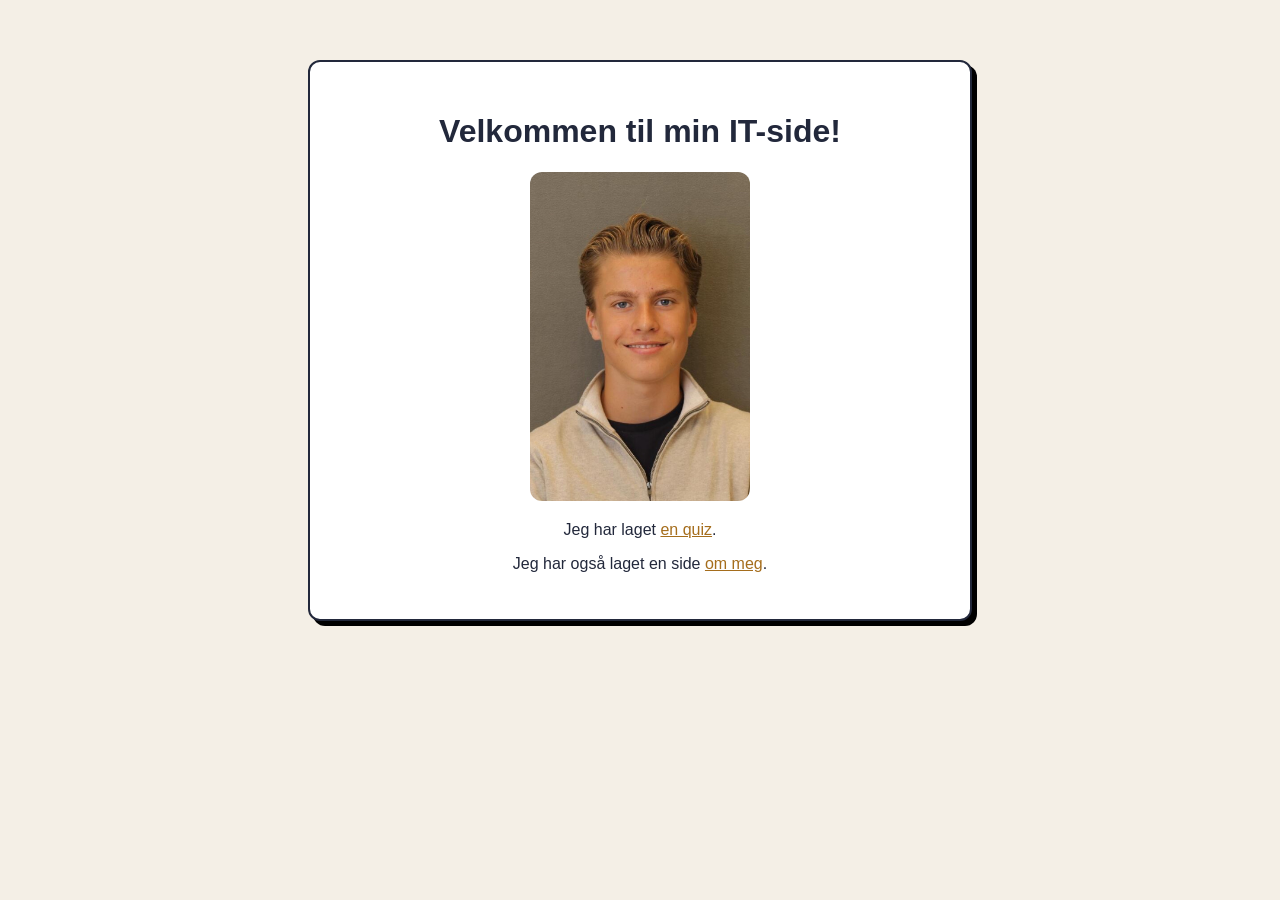
<file: index.html>
<!DOCTYPE html>
<html lang="no">

<head>
    <meta charset="UTF-8">
    <meta name="viewport" content="width=device-width, initial-scale=1.0">
    <title>Min Portfolio</title>
    <style>
        body {
            background-color: #f4efe6;
            color: #22283b;
            font-family: Arial, sans-serif;
            text-align: center;
        }

        img {
            width: 220px;
            max-width: 80%;
            border-radius: 12px;
        }

        a {
            color: #a56d1c;
        }

        .boks {
            max-width: 600px;
            margin: 60px auto;
            padding: 30px;
            border: 2px solid #22283b;
            border-radius: 12px;
            background-color: white;
            box-shadow: 5px 5px black   ;
        }
    </style>
</head>

<body>
    <div class="boks">
    <h1>Velkommen til min IT-side!</h1>
    <img src="Om meg Ulrik/Bilder/Ulrik.jpg" alt="Ulrik">
    <p>Jeg har laget <a href="jsquiz.html">en quiz</a>.</p>
    <p>Jeg har også laget en side <a href="Om meg Ulrik/hjem.html">om meg</a>.</p>
    </div>
</body>

</html>
</file>
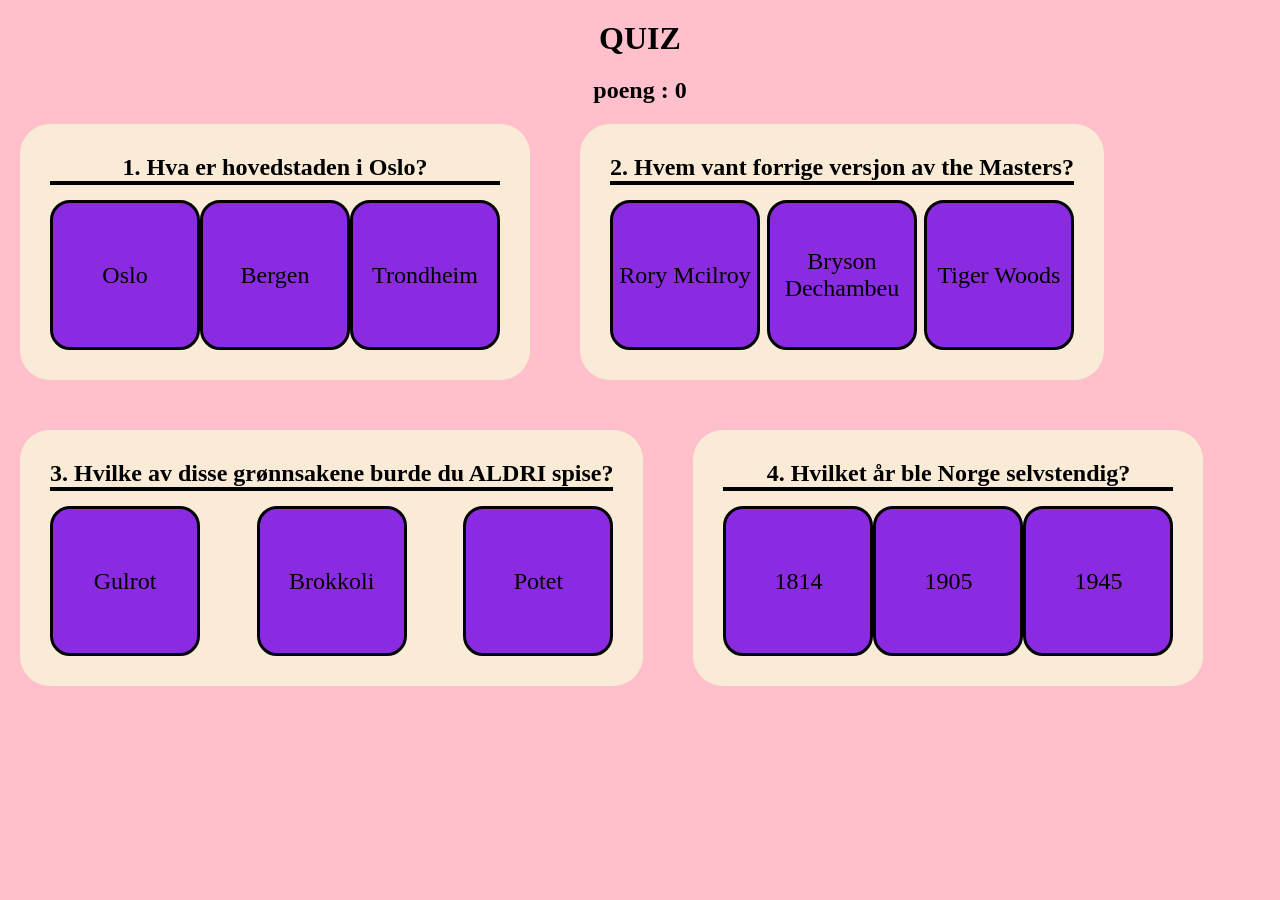
<file: jsquiz.html>
<!DOCTYPE html>
<html lang="en">

<head>
    <meta charset="UTF-8">
    <meta name="viewport" content="width=device-width, initial-scale=1.0">
    <title>quiz</title>

    <style>
        * {
            margin: 0;
            padding: 0;
            box-sizing: border-box;
        }

        body {
            display: flex;
            background-color: pink;
            flex-direction: column;
            align-items: center;
            gap: 20px;
            padding: 20px;
        }

        .boks {
            border: 3px solid black;
            border-radius: 20px;
            text-align: center;
            width: 150px;
            height: 150px;
            background-color: blueviolet;
            display: flex;
            align-items: center;
            justify-content: center;
            font-size: 24px;
        }

        .svar {
            display: flex;
            justify-content: space-between;
        }

        .kort {
            background-color: antiquewhite;
            border-radius: 30px;
            padding: 30px;
        }

        .kort h2 {
            text-align: center;
            border-bottom: 4px solid black;
            margin-bottom: 15px;
        }

        .quiz {
            display: flex;
            gap: 50px;
            flex-wrap: wrap;
        }
    </style>
</head>

<body>
    <h1>QUIZ</h1>
    <h2>poeng : <span id="poeng">0</span></h2>

    <div class="quiz">

        <div class="kort">
            <h2>1. Hva er hovedstaden i Oslo?</h2>
            <div class="svar">
                <div class="boks" onclick="riktigSvar(true,this)">Oslo</div>
                <div class="boks" onclick="riktigSvar(false,this)">Bergen</div>
                <div class="boks" onclick="riktigSvar(false,this)">Trondheim</div>
            </div>
        </div>

        <div class="kort">
            <h2>2. Hvem vant forrige versjon av the Masters?</h2>
            <div class="svar">
                <div class="boks" onclick="riktigSvar(true,this)">Rory Mcilroy</div>
                <div class="boks" onclick="riktigSvar(false,this)">Bryson Dechambeu</div>
                <div class="boks" onclick="riktigSvar(false,this)">Tiger Woods</div>
            </div>
        </div>

        <div class="kort">
            <h2>3. Hvilke av disse grønnsakene burde du ALDRI spise?</h2>
            <div class="svar">
                <div class="boks" onclick="riktigSvar(false, this)">Gulrot</div>
                <div class="boks" onclick="riktigSvar(true, this)">Brokkoli</div>
                <div class="boks" onclick="riktigSvar(false, this)">Potet</div>
            </div>
        </div>

        <div class="kort">
            <h2>4. Hvilket år ble Norge selvstendig?</h2>
            <div class="svar">
                <div class="boks" onclick="riktigSvar(false,this)">1814</div>
                <div class="boks" onclick="riktigSvar(true, this)">1905</div>
                <div class="boks" onclick="riktigSvar(false, this)">1945</div>
            </div>
        </div>

    </div>
    <script>
        poeng = 0
        poengElement = document.getElementById("poeng")
        console.log(poengElement)


        function riktigSvar(erSvarKorrekt, boks) {
            if (erSvarKorrekt) {
                console.log("sjekker svar..")
                boks.style.backgroundColor = "green"
                console.log(boks)
                poeng += 10
                poengElement.textContent = poeng

            } else {
                boks.style.backgroundColor = "red"

            }

            
        }




    </script>
</body>

</html>
</file>
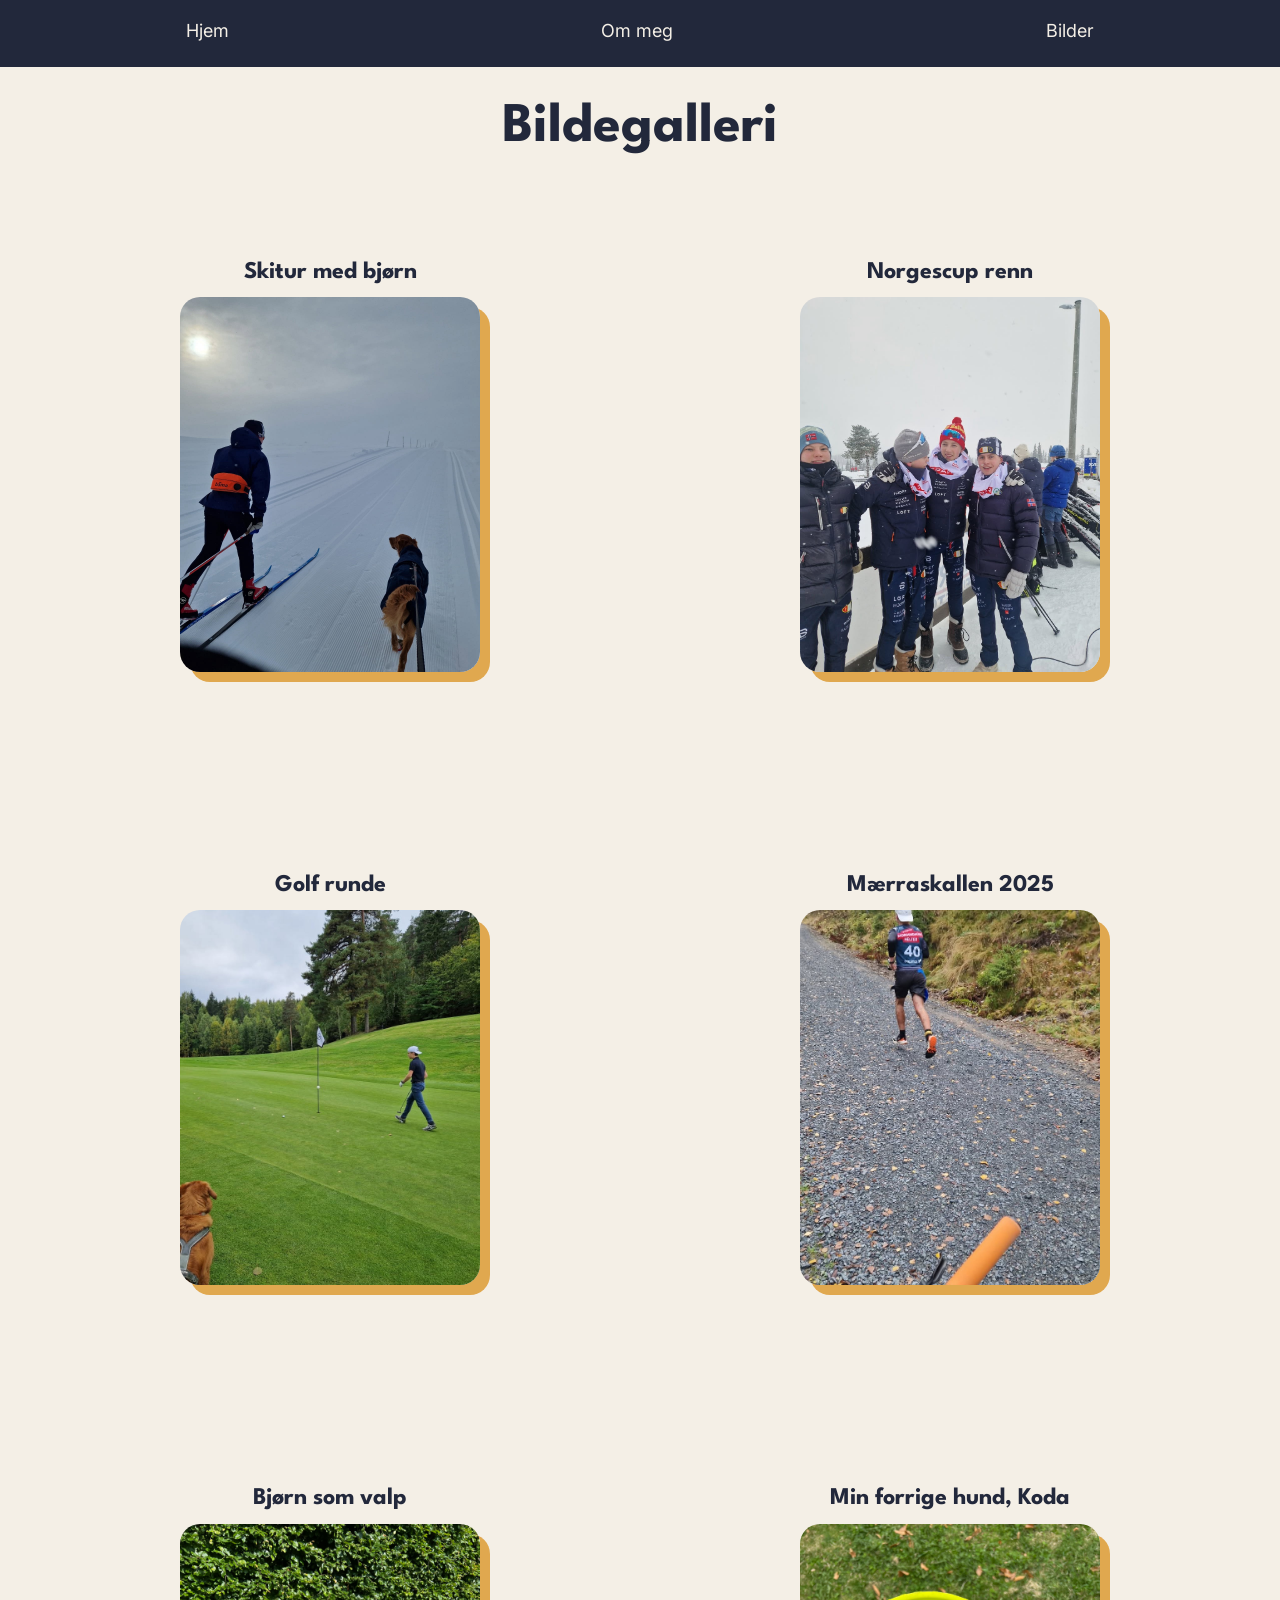
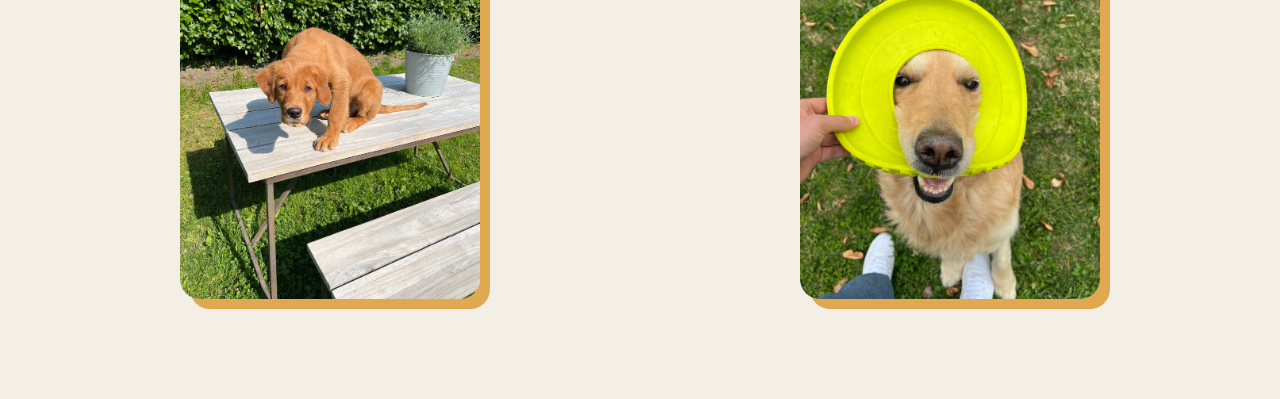
<file: Om meg Ulrik/bildegalleri.html>
<html>

<head>
    <title>Nettside om Ulrik</title>
    <link rel="stylesheet" href="style.css">
    <link rel="preconnect" href="https://fonts.googleapis.com">
    <link rel="preconnect" href="https://fonts.gstatic.com" crossorigin>
    <link
        href="https://fonts.googleapis.com/css2?family=Arvo:ital,wght@0,400;0,700;1,400;1,700&family=Bungee+Tint&family=Inter:ital,opsz,wght@0,14..32,100..900;1,14..32,100..900&family=League+Spartan:wght@100..900&display=swap"
        rel="stylesheet">


</head>

<body>
    <header>
        <a href="hjem.html">Hjem</a>
        <a href="ommeg.html">Om meg</a>
        <a href="bildegalleri.html">Bilder</a>
    </header>

    <h1>Bildegalleri</h1>

    <Section class="intro">
        <div class="bildeboks">
            <h1>Skitur med bjørn</h1>
            <img src="Bilder/Langrenn med Bjørn.jpg" alt="Langrenn_bjorn">


        </div>

        <div class="bildeboks">
            <h1>Norgescup renn</h1>
            <img src="Bilder/Langrenn norgescup.jpg" alt="Norgescup">

        </div>

    </Section>

    <section class="intro">
        <div class="bildeboks">
            <h1>Golf runde</h1>
            <img src="Bilder/Golf 2.jpg" alt="Golf_greenbilde">

        </div>

        <div class="bildeboks">
            <h1>Mærraskallen 2025</h1>
            <img src="Bilder/Mærraskallen.jpg" alt="Mærraskallen">

        </div>


    </section>

    <section class="intro">
        <div class="bildeboks">
            <h1>Bjørn som valp</h1>
            <img src="Bilder/Liten Bjørn.jpg" alt="Liten_bjorn">
        </div>

        <div class="bildeboks">
            <h1>Min forrige hund, Koda</h1>
            <img src="Bilder/Koda.jpg" alt="Koda">
        </div>

    </section>


</body>

</html>
</file>
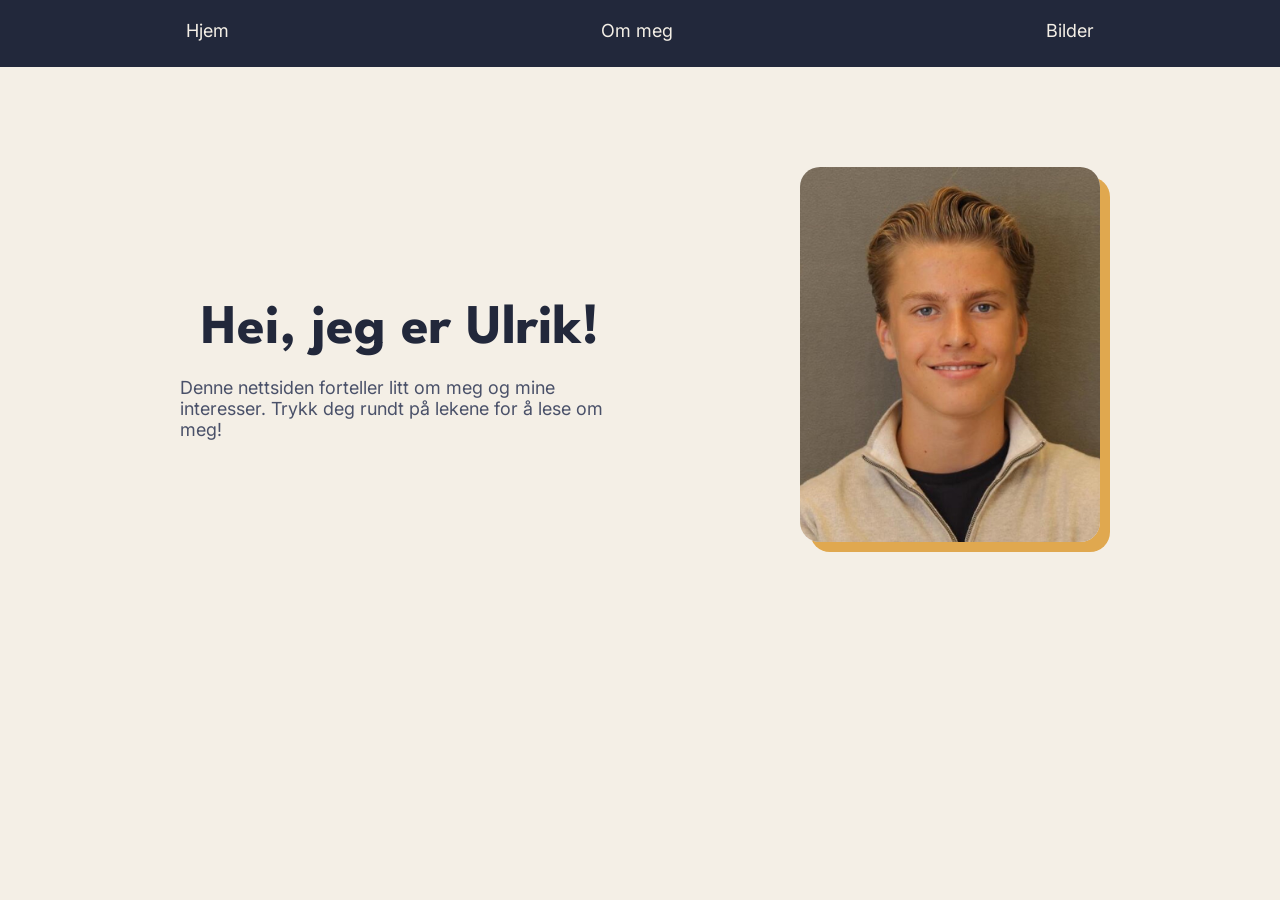
<file: Om meg Ulrik/hjem.html>
<html>

<head>
    <title>nettside om Ulrik</title>
    <link rel="stylesheet" href="style.css">
    <link rel="preconnect" href="https://fonts.googleapis.com">
    <link rel="preconnect" href="https://fonts.gstatic.com" crossorigin>
    <link
        href="https://fonts.googleapis.com/css2?family=Arvo:ital,wght@0,400;0,700;1,400;1,700&family=Bungee+Tint&family=Inter:ital,opsz,wght@0,14..32,100..900;1,14..32,100..900&family=League+Spartan:wght@100..900&display=swap"
        rel="stylesheet">
</head>

<body>
    <header>
        <a href="hjem.html">Hjem</a>
        <a href="ommeg.html">Om meg</a>
        <a href="bildegalleri.html">Bilder</a>
    </header>

    <section class="intro">
        <div class="intro-tekst">
            <h1>Hei, jeg er Ulrik!</h1>
            <p>Denne nettsiden forteller litt om meg og mine interesser.
                Trykk deg rundt på lekene for å lese om meg!
            </p>
        </div>
        <img src="Bilder/Ulrik.jpg" alt="Portrett_Ulrik">
    </section>
</body>

</html>
</file>
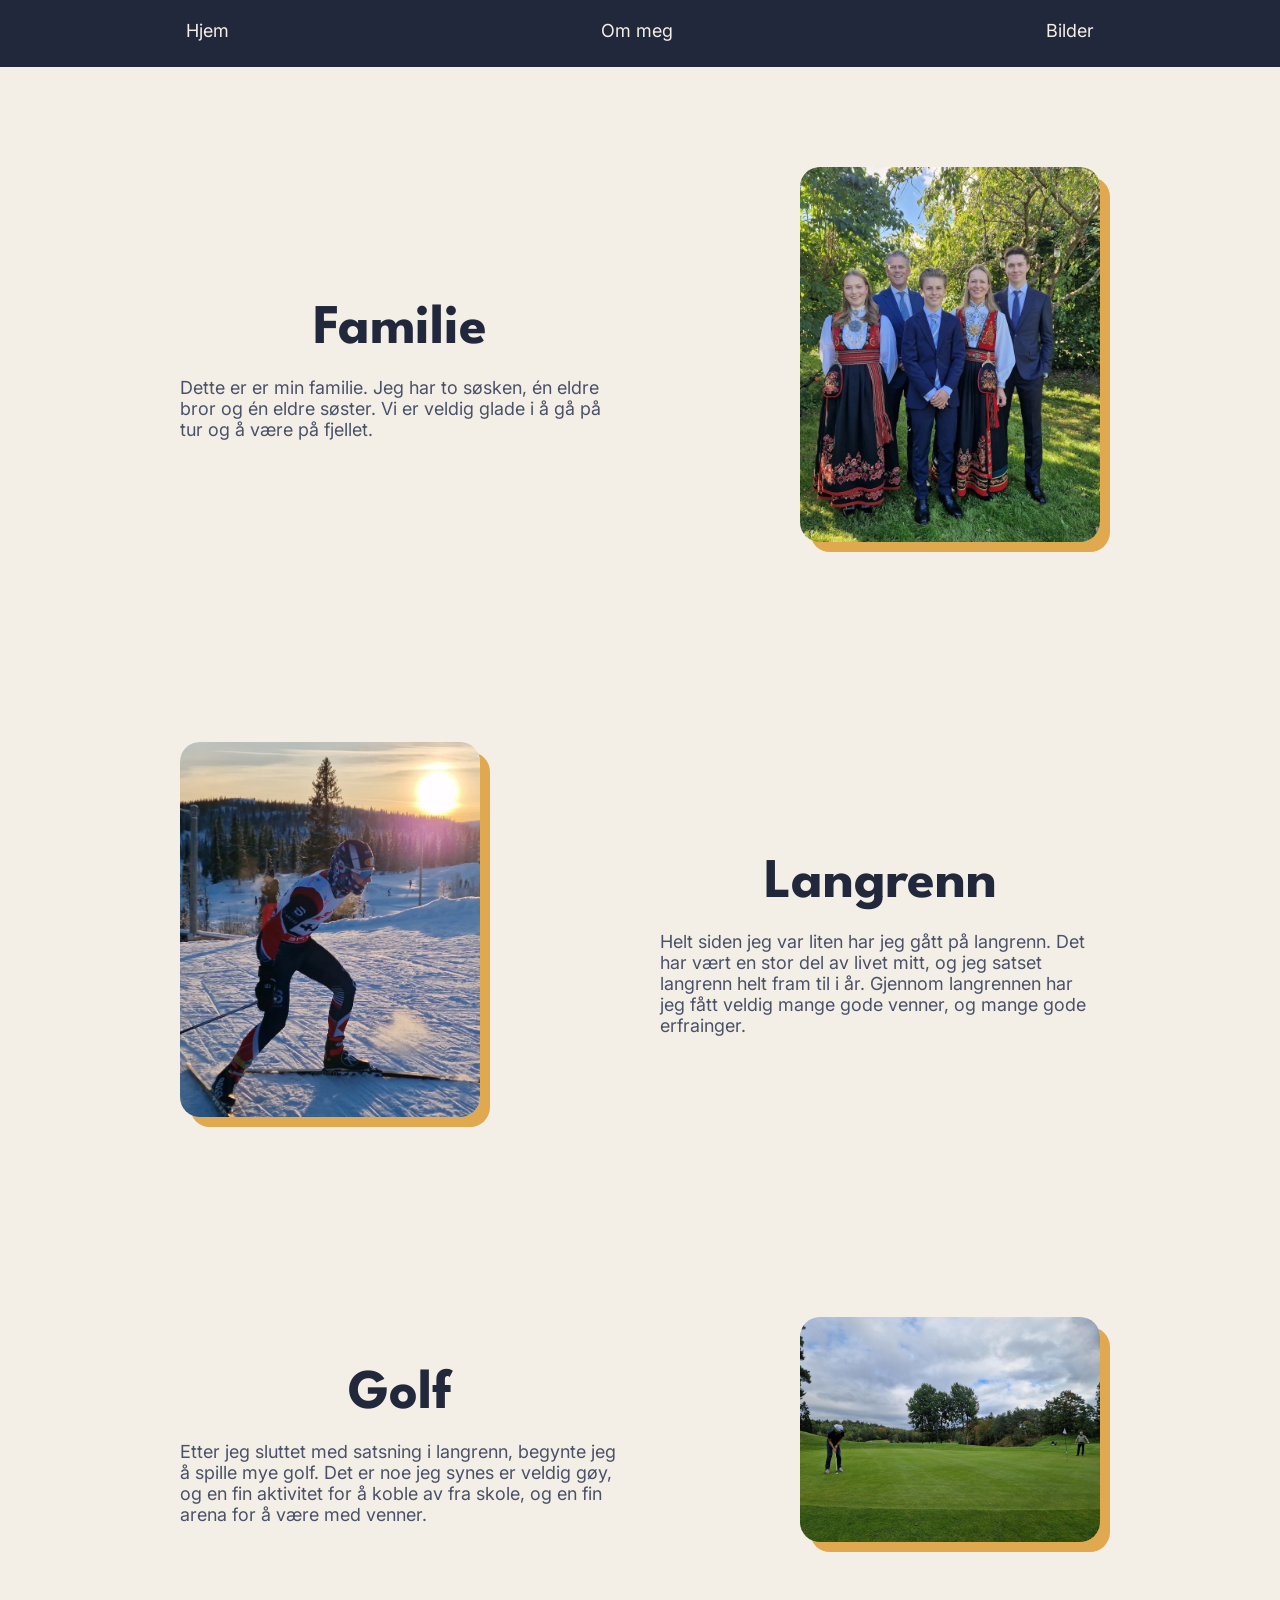
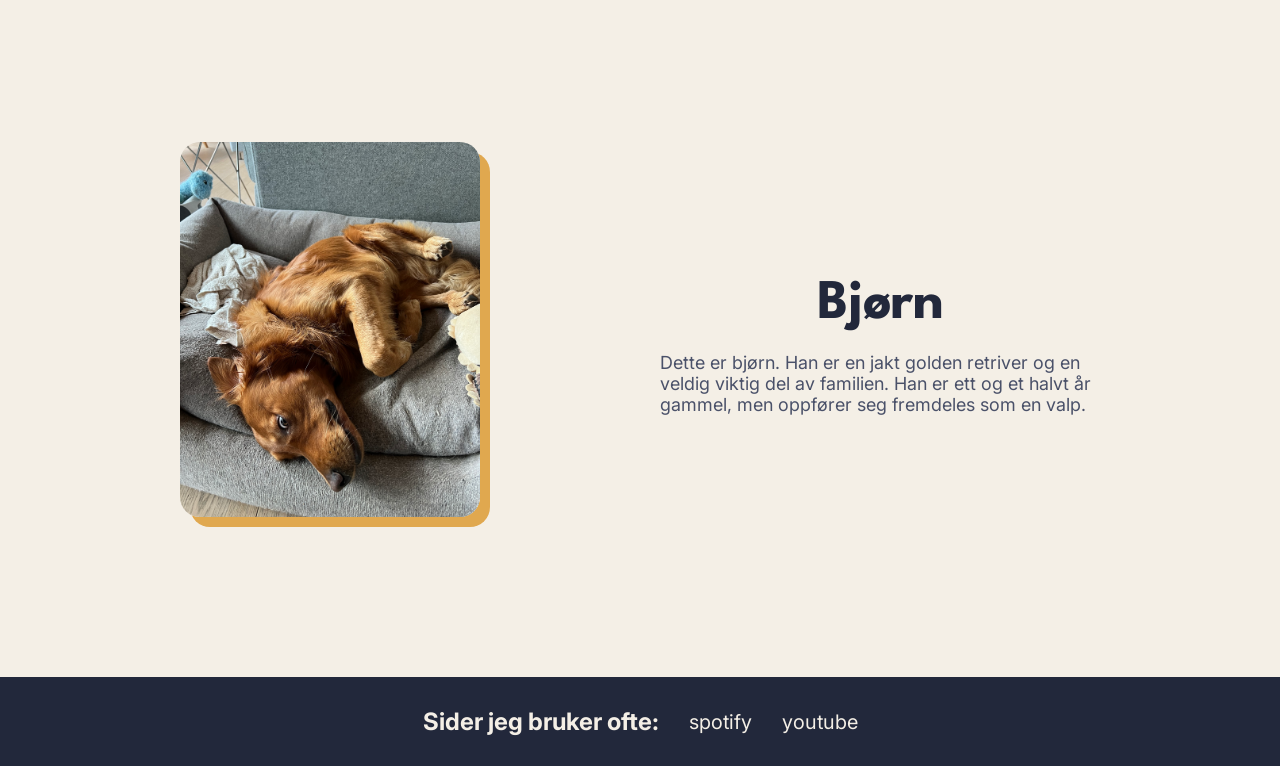
<file: Om meg Ulrik/ommeg.html>
<html>

<head>
    <title>Nettside om Ulrik</title>
    <link rel="stylesheet" href="style.css">
    <link rel="preconnect" href="https://fonts.googleapis.com">
    <link rel="preconnect" href="https://fonts.gstatic.com" crossorigin>
    <link
        href="https://fonts.googleapis.com/css2?family=Arvo:ital,wght@0,400;0,700;1,400;1,700&family=Bungee+Tint&family=Inter:ital,opsz,wght@0,14..32,100..900;1,14..32,100..900&family=League+Spartan:wght@100..900&display=swap"
        rel="stylesheet">

</head>

<body>
    <header>
        <a href="hjem.html">Hjem</a>
        <a href="ommeg.html">Om meg</a>
        <a href="bildegalleri.html">Bilder</a>
    </header>


    <section class="intro">
        <div class="intro-tekst">
            <h1>Familie</h1>
            <p>Dette er er min familie. Jeg har to søsken, én eldre bror og én eldre søster.
                Vi er veldig glade i å gå på tur og å være på fjellet.

            </p>
        </div>
        <img src="Bilder/Familiebilde.jpg" alt="Familiebilde">
    </section>
    <section class="intro">
        <img src="Bilder/Langrenn.jpg" alt="Langrenn">
        <div class="intro-tekst">
            <h1>Langrenn</h1>
            <p>Helt siden jeg var liten har jeg gått på langrenn. Det har vært en stor del av livet mitt, og jeg satset
                langrenn helt fram til i år.
                Gjennom langrennen har jeg fått veldig mange gode venner, og mange gode erfrainger.
            </p>
        </div>

    </section>

    <section class="intro">
        <div class="intro-tekst">
            <h1>Golf</h1>
            <p>Etter jeg sluttet med satsning i langrenn, begynte jeg å spille mye golf. Det er noe jeg synes er veldig
                gøy, og en fin aktivitet for å koble av fra skole, og en fin arena for å være med venner.

            </p>
        </div>
        <img src="Bilder/Golf.jpg" alt="Golfbilde" class="full-bilde">
    </section>

    <section class="intro">
        <img src="Bilder/Bjørn.jpg" alt="bilde_bjorn">
        <div class="intro-tekst">
            <h1>Bjørn</h1>
            <p>Dette er bjørn. Han er en jakt golden retriver og en veldig viktig del av familien.
                Han er ett og et halvt år gammel, men oppfører seg fremdeles som en valp.
            </p>
        </div>

    </section>

    <footer>
        <h2>Sider jeg bruker ofte:</h2>
        <a href="https://open.spotify.com/" target="_blank">spotify</a>
        <a href="https://www.youtube.com/" target="_blank">youtube</a>

    </footer>

    
</body>

</html>
</file>
<file: Om meg Ulrik/style.css>
* {
    margin: 0;
    padding: 0;
    box-sizing: border-box;
    
}

img{
    width: 100%;
    display: block;
}

header {
    display: flex;
    align-items: center;
    justify-content: space-around;
    padding: 20px 0;
    background-color: #22283b
}


header a {
    color: #f4efe6;
    text-decoration: none;
    font-size: 18px;
    border-bottom: 2px solid transparent;
    padding-bottom: 4px;
}

header a:hover {
    border-bottom-color: #e0a84f;
}

h1 {
    font-size: 56px;
    line-height: 1.1;
    font-family: "League Spartan", sans-serif;

}


body{

    color: #22283b;
    font-family: "Inter", sans-serif;
    background-color: #f4efe6;
}

.intro{
    display: flex;
    align-items: center;
    justify-content: space-between;
    gap: 60px;
    max-width: 1000px;
    margin: 0 auto;
    padding: 100px 40px;
    
}

.intro img{
    width: 300px;
    flex-shrink: 0; 
    border-radius: 20px;
    object-fit: cover;
    aspect-ratio: 4/5; 
    box-shadow: 10px 10px 0 #e0a84f;
}
.intro-tekst p{
    color:#4a5169;
    margin-top: 16px;
    font-size: 18px; 
}

.intro-tekst{
    max-width: 440px;

}

    
.intro img.full-bilde{
    aspect-ratio: auto;
    object-fit: contain;
}

h1{
    text-align: center;
    margin-top: 30px;

}

.bildeboks{
    display: flex;
    flex-direction: column;
    align-items: center;
    width: 300px;
}

.bildeboks h1{
    font-size: 24px;
    margin-top: 0;
    margin-bottom: 12px;
    text-align: center;
}

footer{
    display: flex;
    align-items: center;
    justify-content: center;
    gap: 30px;
    padding: 30px 0;
    background-color: #22283b;
    margin-top: 60px;
}

footer a{
    color: #f4efe6;
    text-decoration: none;
    font-size: 20px;
}

footer a:hover{
    border-bottom: 2px solid #e0a84f;
       
}

footer h2{
    color: #f4efe6;

}
</file>
